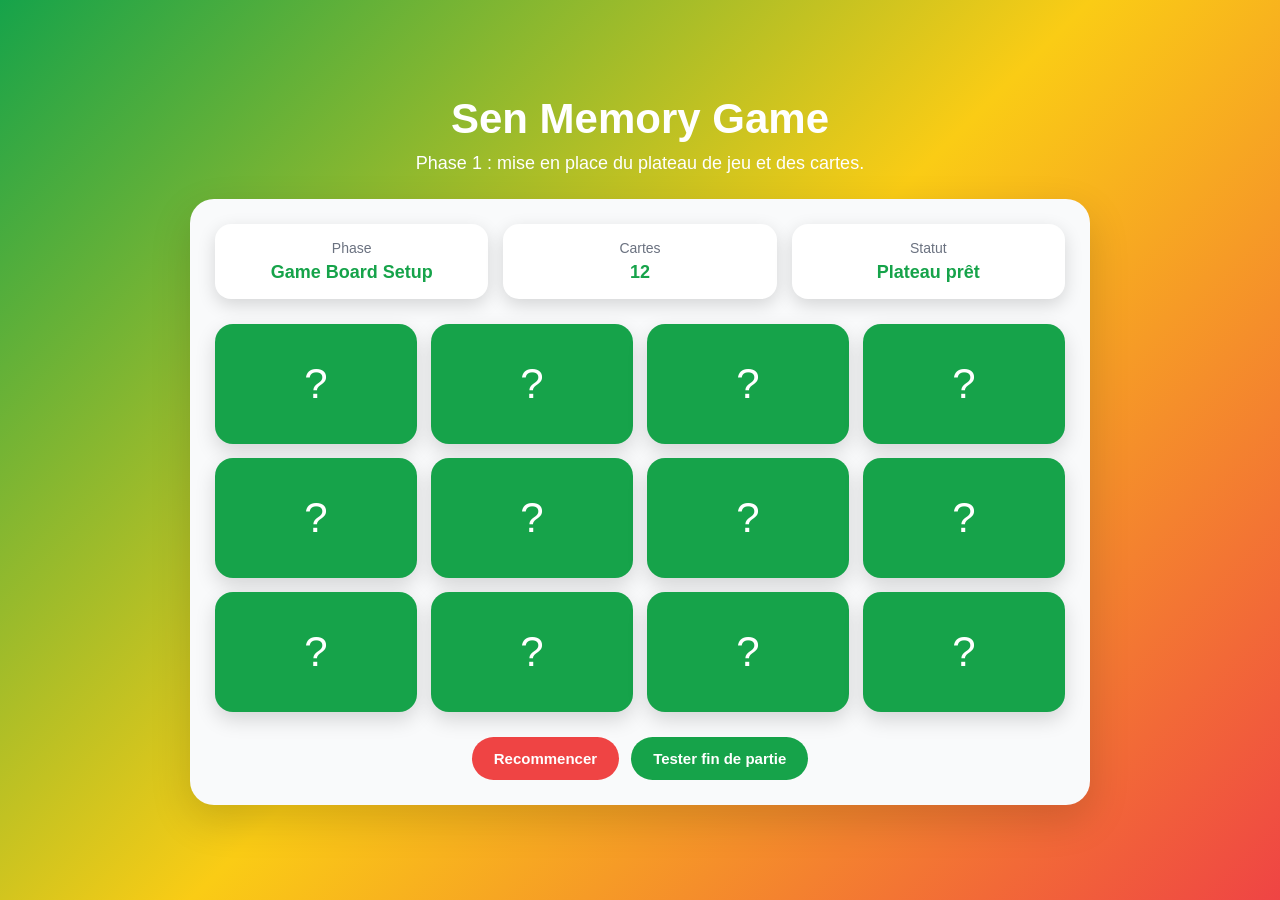
<file: phase-1/index.html>
<!DOCTYPE html>
<html lang="fr">
<head>
  <meta charset="UTF-8" />
  <meta name="viewport" content="width=device-width, initial-scale=1.0" />

  <title>Sen Memory Game - Phase 1</title>

  <link rel="stylesheet" href="style.css" />
</head>
<body>
  <main class="app">
    <header class="hero">
      <h1>Sen Memory Game</h1>
      <p>Phase 1 : mise en place du plateau de jeu et des cartes.</p>
    </header>

    <section class="game-panel">
      <div class="info-bar">
        <div>
          <span class="label">Phase</span>
          <strong>Game Board Setup</strong>
        </div>

        <div>
          <span class="label">Cartes</span>
          <strong id="cardCount">0</strong>
        </div>

        <div>
          <span class="label">Statut</span>
          <strong id="statusText">En préparation</strong>
        </div>
      </div>

      <div id="gameBoard" class="game-board"></div>

      <div class="actions">
        <button id="restartBtn">Recommencer</button>
        <button id="testWinBtn" class="secondary-btn">Tester fin de partie</button>
      </div>

      <p id="message" class="message" hidden></p>
    </section>
  </main>

  <script src="script.js"></script>
</body>
</html>
</file>
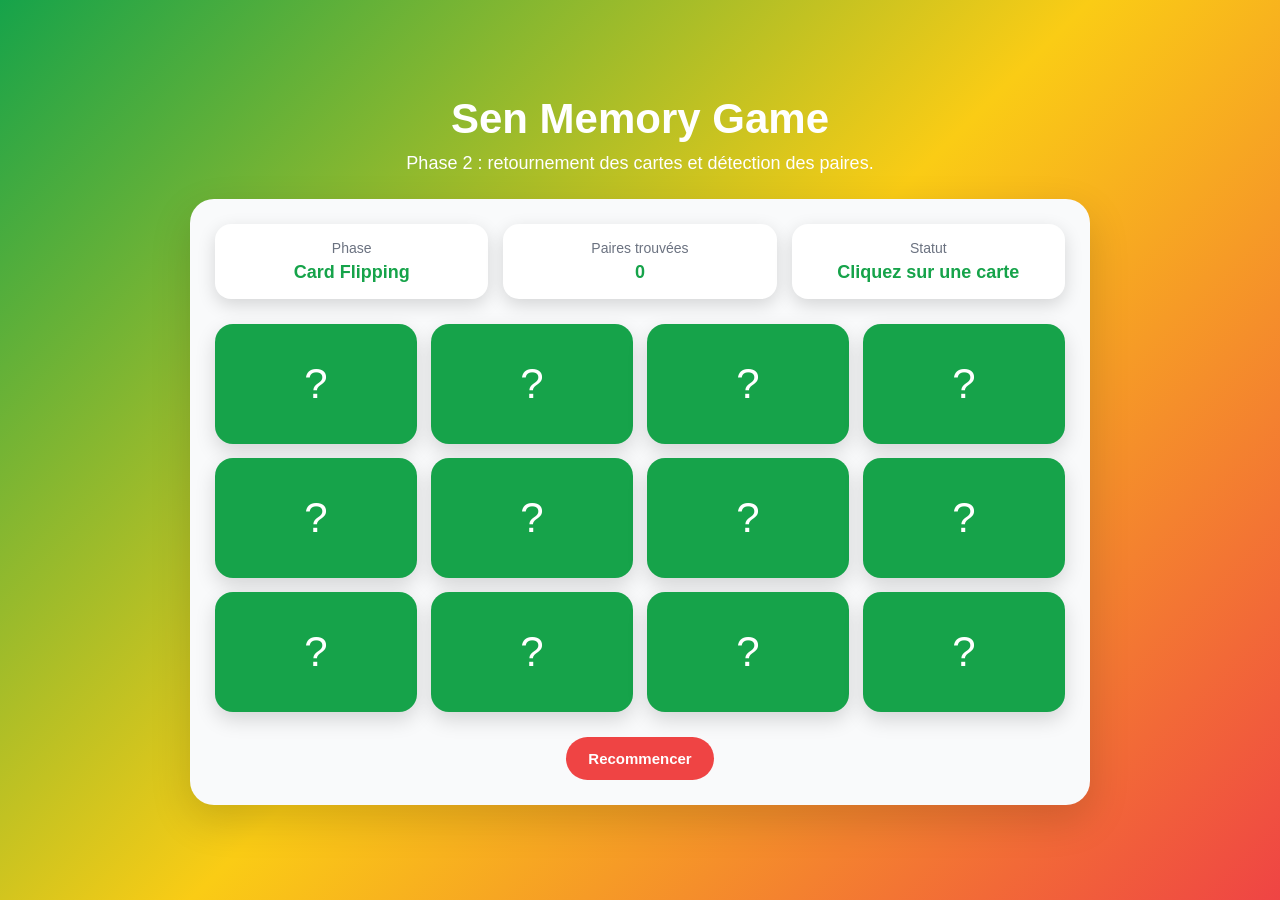
<file: Phase-2/index.html>
<!DOCTYPE html>
<html lang="fr">
<head>
  <meta charset="UTF-8" />
  <meta name="viewport" content="width=device-width, initial-scale=1.0" />

  <title>Sen Memory Game - Phase 2</title>

  <link rel="stylesheet" href="style.css" />
</head>
<body>
  <main class="app">
    <header class="hero">
      <h1>Sen Memory Game</h1>
      <p>Phase 2 : retournement des cartes et détection des paires.</p>
    </header>

    <section class="game-panel">
      <div class="info-bar">
        <div>
          <span class="label">Phase</span>
          <strong>Card Flipping</strong>
        </div>

        <div>
          <span class="label">Paires trouvées</span>
          <strong id="matchesCount">0</strong>
        </div>

        <div>
          <span class="label">Statut</span>
          <strong id="statusText">Cliquez sur une carte</strong>
        </div>
      </div>

      <div id="gameBoard" class="game-board"></div>

      <div class="actions">
        <button id="restartBtn">Recommencer</button>
      </div>

      <p id="message" class="message" hidden></p>
    </section>
  </main>

  <script src="script.js"></script>
</body>
</html>
</file>
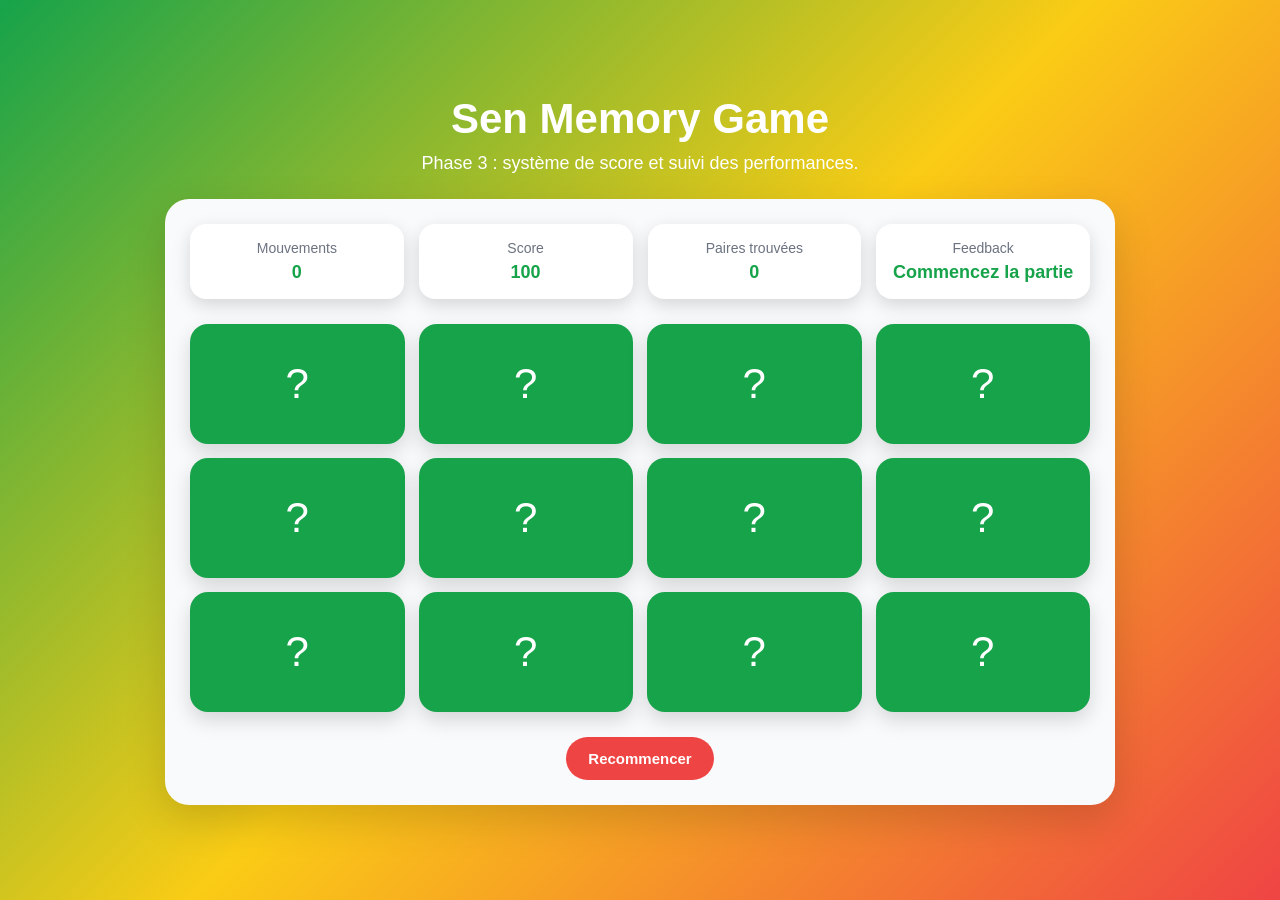
<file: Phase-3/index.html>
<!DOCTYPE html>
<html lang="fr">
<head>
  <meta charset="UTF-8" />
  <meta name="viewport" content="width=device-width, initial-scale=1.0" />

  <title>Sen Memory Game - Phase 3</title>

  <link rel="stylesheet" href="style.css" />
</head>
<body>
  <main class="app">
    <header class="hero">
      <h1>Sen Memory Game</h1>
      <p>Phase 3 : système de score et suivi des performances.</p>
    </header>

    <section class="game-panel">
      <div class="info-bar">
        <div>
          <span class="label">Mouvements</span>
          <strong id="movesCount">0</strong>
        </div>

        <div>
          <span class="label">Score</span>
          <strong id="scoreCount">100</strong>
        </div>

        <div>
          <span class="label">Paires trouvées</span>
          <strong id="matchesCount">0</strong>
        </div>

        <div>
          <span class="label">Feedback</span>
          <strong id="feedbackText">Commencez la partie</strong>
        </div>
      </div>

      <div id="gameBoard" class="game-board"></div>

      <div class="actions">
        <button id="restartBtn">Recommencer</button>
      </div>

      <p id="message" class="message" hidden></p>
    </section>
  </main>

  <script src="script.js"></script>
</body>
</html>
</file>
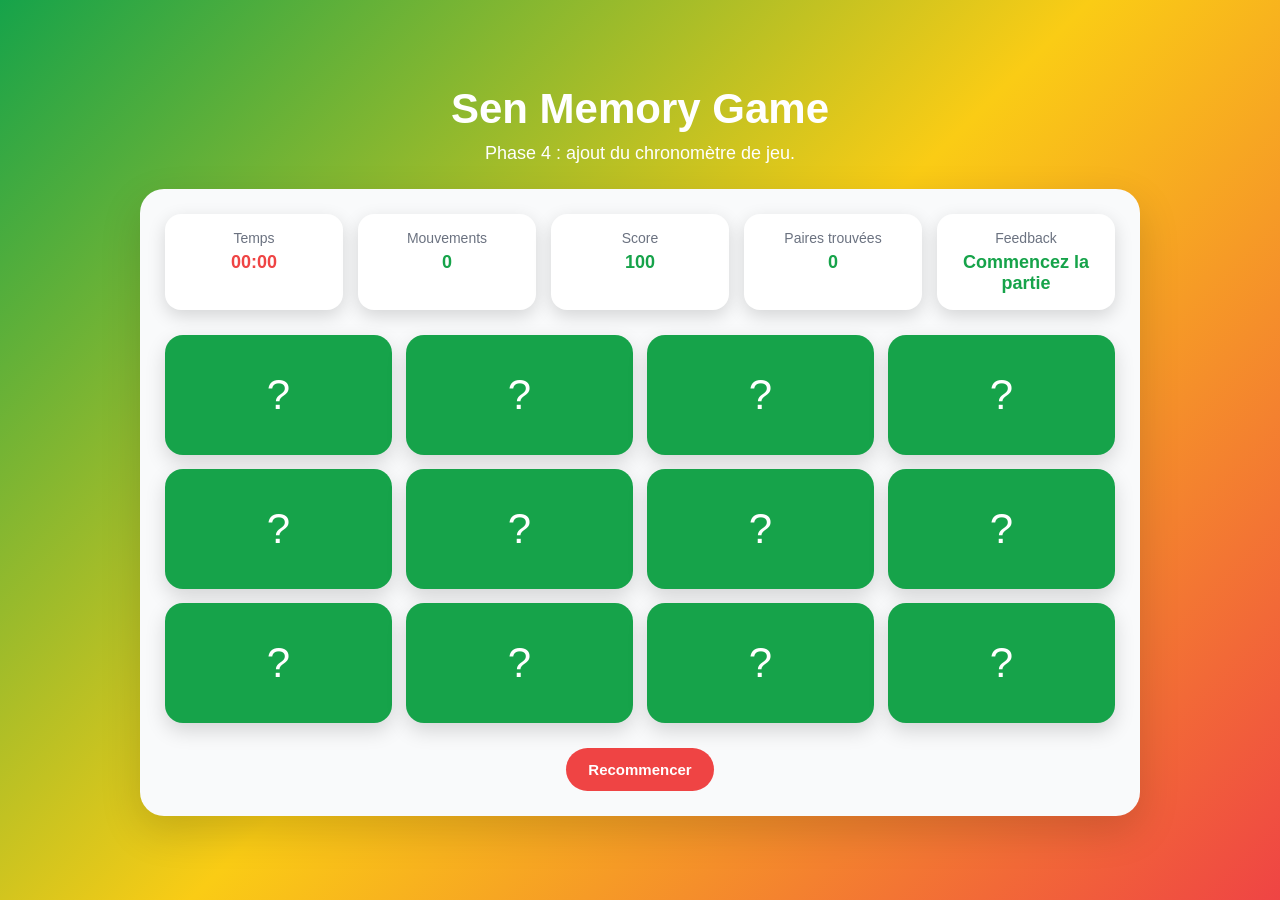
<file: Phase-4/index.html>
<!DOCTYPE html>
<html lang="fr">
<head>
  <meta charset="UTF-8" />
  <meta name="viewport" content="width=device-width, initial-scale=1.0" />

  <title>Sen Memory Game - Phase 4</title>

  <link rel="stylesheet" href="style.css" />
</head>
<body>
  <main class="app">
    <header class="hero">
      <h1>Sen Memory Game</h1>
      <p>Phase 4 : ajout du chronomètre de jeu.</p>
    </header>

    <section class="game-panel">
      <div class="info-bar">
        <div>
          <span class="label">Temps</span>
          <strong id="timerCount">00:00</strong>
        </div>

        <div>
          <span class="label">Mouvements</span>
          <strong id="movesCount">0</strong>
        </div>

        <div>
          <span class="label">Score</span>
          <strong id="scoreCount">100</strong>
        </div>

        <div>
          <span class="label">Paires trouvées</span>
          <strong id="matchesCount">0</strong>
        </div>

        <div>
          <span class="label">Feedback</span>
          <strong id="feedbackText">Commencez la partie</strong>
        </div>
      </div>

      <div id="gameBoard" class="game-board"></div>

      <div class="actions">
        <button id="restartBtn">Recommencer</button>
      </div>

      <p id="message" class="message" hidden></p>
    </section>
  </main>

  <script src="script.js"></script>
</body>
</html>
</file>
<file: phase-1/style.css>
:root {
    --green: #16a34a;
    --yellow: #facc15;
    --red: #ef4444;
    --dark: #111827;
    --light: #f9fafb;
    --card: #ffffff;
    --muted: #6b7280;
    --shadow: rgba(0, 0, 0, 0.15);
  }
  
  * {
    margin: 0;
    padding: 0;
    box-sizing: border-box;
    font-family: Arial, sans-serif;
  }
  
  body {
    min-height: 100vh;
    background: linear-gradient(135deg, var(--green), var(--yellow), var(--red));
    display: flex;
    justify-content: center;
    align-items: center;
    padding: 20px;
    color: var(--dark);
  }
  
  .app {
    width: 100%;
    max-width: 900px;
  }
  
  .hero {
    text-align: center;
    color: white;
    margin-bottom: 25px;
  }
  
  .hero h1 {
    font-size: 42px;
    margin-bottom: 10px;
  }
  
  .hero p {
    font-size: 18px;
  }
  
  .game-panel {
    background: var(--light);
    border-radius: 24px;
    padding: 25px;
    box-shadow: 0 15px 40px var(--shadow);
  }
  
  .info-bar {
    display: grid;
    grid-template-columns: repeat(3, 1fr);
    gap: 15px;
    margin-bottom: 25px;
  }
  
  .info-bar div {
    background: var(--card);
    padding: 16px;
    border-radius: 16px;
    text-align: center;
    box-shadow: 0 6px 18px var(--shadow);
  }
  
  .label {
    display: block;
    color: var(--muted);
    font-size: 14px;
    margin-bottom: 6px;
  }
  
  .info-bar strong {
    color: var(--green);
    font-size: 18px;
  }
  
  .game-board {
    display: grid;
    grid-template-columns: repeat(4, 1fr);
    gap: 14px;
  }
  
  .card {
    height: 120px;
    border: none;
    border-radius: 18px;
    background: transparent;
    cursor: pointer;
    position: relative;
    perspective: 1000px;
  }
  
  .card-face {
    position: absolute;
    inset: 0;
    border-radius: 18px;
    display: flex;
    justify-content: center;
    align-items: center;
    font-size: 42px;
    transition: transform 0.4s ease, opacity 0.4s ease;
    box-shadow: 0 8px 20px var(--shadow);
  }
  
  .card-back {
    background: var(--green);
    color: white;
  }
  
  .card-front {
    background: white;
    color: var(--dark);
    opacity: 0;
    transform: rotateY(180deg);
    border: 2px solid var(--green);
  }
  
  .card.matched .card-back {
    opacity: 0;
    transform: rotateY(-180deg);
  }
  
  .card.matched .card-front {
    opacity: 1;
    transform: rotateY(0);
  }
  
  .actions {
    display: flex;
    justify-content: center;
    gap: 12px;
    margin-top: 25px;
    flex-wrap: wrap;
  }
  
  .actions button {
    border: none;
    padding: 13px 22px;
    border-radius: 999px;
    font-size: 15px;
    font-weight: bold;
    cursor: pointer;
    background: var(--red);
    color: white;
    transition: transform 0.3s ease, opacity 0.3s ease;
  }
  
  .actions button:hover {
    transform: scale(1.05);
    opacity: 0.9;
  }
  
  .secondary-btn {
    background: var(--green) !important;
  }
  
  .message {
    margin-top: 18px;
    text-align: center;
    font-weight: bold;
    color: var(--green);
    font-size: 18px;
  }
  
  @media (max-width: 700px) {
    .info-bar {
      grid-template-columns: 1fr;
    }
  
    .game-board {
      grid-template-columns: repeat(3, 1fr);
    }
  
    .card {
      height: 100px;
    }
  
    .hero h1 {
      font-size: 34px;
    }
  }
  
  @media (max-width: 480px) {
    .game-board {
      grid-template-columns: repeat(2, 1fr);
    }
  }
</file>
<file: Phase-2/style.css>
:root {
    --green: #16a34a;
    --yellow: #facc15;
    --red: #ef4444;
    --dark: #111827;
    --light: #f9fafb;
    --card: #ffffff;
    --muted: #6b7280;
    --shadow: rgba(0, 0, 0, 0.15);
  }
  
  * {
    margin: 0;
    padding: 0;
    box-sizing: border-box;
    font-family: Arial, sans-serif;
  }
  
  body {
    min-height: 100vh;
    background: linear-gradient(135deg, var(--green), var(--yellow), var(--red));
    display: flex;
    justify-content: center;
    align-items: center;
    padding: 20px;
    color: var(--dark);
  }
  
  .app {
    width: 100%;
    max-width: 900px;
  }
  
  .hero {
    text-align: center;
    color: white;
    margin-bottom: 25px;
  }
  
  .hero h1 {
    font-size: 42px;
    margin-bottom: 10px;
  }
  
  .hero p {
    font-size: 18px;
  }
  
  .game-panel {
    background: var(--light);
    border-radius: 24px;
    padding: 25px;
    box-shadow: 0 15px 40px var(--shadow);
  }
  
  .info-bar {
    display: grid;
    grid-template-columns: repeat(3, 1fr);
    gap: 15px;
    margin-bottom: 25px;
  }
  
  .info-bar div {
    background: var(--card);
    padding: 16px;
    border-radius: 16px;
    text-align: center;
    box-shadow: 0 6px 18px var(--shadow);
  }
  
  .label {
    display: block;
    color: var(--muted);
    font-size: 14px;
    margin-bottom: 6px;
  }
  
  .info-bar strong {
    color: var(--green);
    font-size: 18px;
  }
  
  .game-board {
    display: grid;
    grid-template-columns: repeat(4, 1fr);
    gap: 14px;
  }
  
  .card {
    height: 120px;
    border: none;
    border-radius: 18px;
    background: transparent;
    cursor: pointer;
    perspective: 1000px;
  }
  
  .card-inner {
    position: relative;
    width: 100%;
    height: 100%;
    border-radius: 18px;
    transform-style: preserve-3d;
    transition: transform 0.55s ease;
  }
  
  .card.flipped .card-inner,
  .card.matched .card-inner {
    transform: rotateY(180deg);
  }
  
  .card-face {
    position: absolute;
    inset: 0;
    border-radius: 18px;
    display: flex;
    justify-content: center;
    align-items: center;
    font-size: 42px;
    backface-visibility: hidden;
    box-shadow: 0 8px 20px var(--shadow);
  }
  
  .card-back {
    background: var(--green);
    color: white;
  }
  
  .card-front {
    background: white;
    color: var(--dark);
    border: 2px solid var(--green);
    transform: rotateY(180deg);
  }
  
  .card:hover .card-inner {
    transform: scale(1.03);
  }
  
  .card.flipped:hover .card-inner,
  .card.matched:hover .card-inner {
    transform: rotateY(180deg);
  }
  
  .card.matched .card-front {
    background: #dcfce7;
    border-color: var(--green);
  }
  
  .card.disabled {
    cursor: not-allowed;
  }
  
  .actions {
    display: flex;
    justify-content: center;
    margin-top: 25px;
  }
  
  .actions button {
    border: none;
    padding: 13px 22px;
    border-radius: 999px;
    font-size: 15px;
    font-weight: bold;
    cursor: pointer;
    background: var(--red);
    color: white;
    transition: transform 0.3s ease, opacity 0.3s ease;
  }
  
  .actions button:hover {
    transform: scale(1.05);
    opacity: 0.9;
  }
  
  .message {
    margin-top: 18px;
    text-align: center;
    font-weight: bold;
    color: var(--green);
    font-size: 18px;
  }
  
  @media (max-width: 700px) {
    .info-bar {
      grid-template-columns: 1fr;
    }
  
    .game-board {
      grid-template-columns: repeat(3, 1fr);
    }
  
    .card {
      height: 100px;
    }
  
    .hero h1 {
      font-size: 34px;
    }
  }
  
  @media (max-width: 480px) {
    .game-board {
      grid-template-columns: repeat(2, 1fr);
    }
  }
</file>
<file: Phase-3/style.css>
:root {
    --green: #16a34a;
    --yellow: #facc15;
    --red: #ef4444;
    --dark: #111827;
    --light: #f9fafb;
    --card: #ffffff;
    --muted: #6b7280;
    --shadow: rgba(0, 0, 0, 0.15);
  }
  
  * {
    margin: 0;
    padding: 0;
    box-sizing: border-box;
    font-family: Arial, sans-serif;
  }
  
  body {
    min-height: 100vh;
    background: linear-gradient(135deg, var(--green), var(--yellow), var(--red));
    display: flex;
    justify-content: center;
    align-items: center;
    padding: 20px;
    color: var(--dark);
  }
  
  .app {
    width: 100%;
    max-width: 950px;
  }
  
  .hero {
    text-align: center;
    color: white;
    margin-bottom: 25px;
  }
  
  .hero h1 {
    font-size: 42px;
    margin-bottom: 10px;
  }
  
  .hero p {
    font-size: 18px;
  }
  
  .game-panel {
    background: var(--light);
    border-radius: 24px;
    padding: 25px;
    box-shadow: 0 15px 40px var(--shadow);
  }
  
  .info-bar {
    display: grid;
    grid-template-columns: repeat(4, 1fr);
    gap: 15px;
    margin-bottom: 25px;
  }
  
  .info-bar div {
    background: var(--card);
    padding: 16px;
    border-radius: 16px;
    text-align: center;
    box-shadow: 0 6px 18px var(--shadow);
  }
  
  .label {
    display: block;
    color: var(--muted);
    font-size: 14px;
    margin-bottom: 6px;
  }
  
  .info-bar strong {
    color: var(--green);
    font-size: 18px;
  }
  
  .game-board {
    display: grid;
    grid-template-columns: repeat(4, 1fr);
    gap: 14px;
  }
  
  .card {
    height: 120px;
    border: none;
    border-radius: 18px;
    background: transparent;
    cursor: pointer;
    perspective: 1000px;
  }
  
  .card-inner {
    position: relative;
    width: 100%;
    height: 100%;
    border-radius: 18px;
    transform-style: preserve-3d;
    transition: transform 0.55s ease;
  }
  
  .card.flipped .card-inner,
  .card.matched .card-inner {
    transform: rotateY(180deg);
  }
  
  .card-face {
    position: absolute;
    inset: 0;
    border-radius: 18px;
    display: flex;
    justify-content: center;
    align-items: center;
    font-size: 42px;
    backface-visibility: hidden;
    box-shadow: 0 8px 20px var(--shadow);
  }
  
  .card-back {
    background: var(--green);
    color: white;
  }
  
  .card-front {
    background: white;
    color: var(--dark);
    border: 2px solid var(--green);
    transform: rotateY(180deg);
  }
  
  .card:hover .card-inner {
    transform: scale(1.03);
  }
  
  .card.flipped:hover .card-inner,
  .card.matched:hover .card-inner {
    transform: rotateY(180deg);
  }
  
  .card.matched .card-front {
    background: #dcfce7;
    border-color: var(--green);
  }
  
  .card.disabled {
    cursor: not-allowed;
  }
  
  .actions {
    display: flex;
    justify-content: center;
    margin-top: 25px;
  }
  
  .actions button {
    border: none;
    padding: 13px 22px;
    border-radius: 999px;
    font-size: 15px;
    font-weight: bold;
    cursor: pointer;
    background: var(--red);
    color: white;
    transition: transform 0.3s ease, opacity 0.3s ease;
  }
  
  .actions button:hover {
    transform: scale(1.05);
    opacity: 0.9;
  }
  
  .message {
    margin-top: 18px;
    text-align: center;
    font-weight: bold;
    color: var(--green);
    font-size: 18px;
  }
  
  @media (max-width: 800px) {
    .info-bar {
      grid-template-columns: repeat(2, 1fr);
    }
  
    .game-board {
      grid-template-columns: repeat(3, 1fr);
    }
  
    .card {
      height: 100px;
    }
  
    .hero h1 {
      font-size: 34px;
    }
  }
  
  @media (max-width: 480px) {
    .info-bar {
      grid-template-columns: 1fr;
    }
  
    .game-board {
      grid-template-columns: repeat(2, 1fr);
    }
  }
</file>
<file: Phase-4/style.css>
:root {
    --green: #16a34a;
    --yellow: #facc15;
    --red: #ef4444;
    --dark: #111827;
    --light: #f9fafb;
    --card: #ffffff;
    --muted: #6b7280;
    --shadow: rgba(0, 0, 0, 0.15);
  }
  
  * {
    margin: 0;
    padding: 0;
    box-sizing: border-box;
    font-family: Arial, sans-serif;
  }
  
  body {
    min-height: 100vh;
    background: linear-gradient(135deg, var(--green), var(--yellow), var(--red));
    display: flex;
    justify-content: center;
    align-items: center;
    padding: 20px;
    color: var(--dark);
  }
  
  .app {
    width: 100%;
    max-width: 1000px;
  }
  
  .hero {
    text-align: center;
    color: white;
    margin-bottom: 25px;
  }
  
  .hero h1 {
    font-size: 42px;
    margin-bottom: 10px;
  }
  
  .hero p {
    font-size: 18px;
  }
  
  .game-panel {
    background: var(--light);
    border-radius: 24px;
    padding: 25px;
    box-shadow: 0 15px 40px var(--shadow);
  }
  
  .info-bar {
    display: grid;
    grid-template-columns: repeat(5, 1fr);
    gap: 15px;
    margin-bottom: 25px;
  }
  
  .info-bar div {
    background: var(--card);
    padding: 16px;
    border-radius: 16px;
    text-align: center;
    box-shadow: 0 6px 18px var(--shadow);
  }
  
  .label {
    display: block;
    color: var(--muted);
    font-size: 14px;
    margin-bottom: 6px;
  }
  
  .info-bar strong {
    color: var(--green);
    font-size: 18px;
  }
  
  #timerCount {
    color: var(--red);
  }
  
  .game-board {
    display: grid;
    grid-template-columns: repeat(4, 1fr);
    gap: 14px;
  }
  
  .card {
    height: 120px;
    border: none;
    border-radius: 18px;
    background: transparent;
    cursor: pointer;
    perspective: 1000px;
  }
  
  .card-inner {
    position: relative;
    width: 100%;
    height: 100%;
    border-radius: 18px;
    transform-style: preserve-3d;
    transition: transform 0.55s ease;
  }
  
  .card.flipped .card-inner,
  .card.matched .card-inner {
    transform: rotateY(180deg);
  }
  
  .card-face {
    position: absolute;
    inset: 0;
    border-radius: 18px;
    display: flex;
    justify-content: center;
    align-items: center;
    font-size: 42px;
    backface-visibility: hidden;
    box-shadow: 0 8px 20px var(--shadow);
  }
  
  .card-back {
    background: var(--green);
    color: white;
  }
  
  .card-front {
    background: white;
    color: var(--dark);
    border: 2px solid var(--green);
    transform: rotateY(180deg);
  }
  
  .card:hover .card-inner {
    transform: scale(1.03);
  }
  
  .card.flipped:hover .card-inner,
  .card.matched:hover .card-inner {
    transform: rotateY(180deg);
  }
  
  .card.matched .card-front {
    background: #dcfce7;
    border-color: var(--green);
  }
  
  .card.disabled {
    cursor: not-allowed;
  }
  
  .actions {
    display: flex;
    justify-content: center;
    margin-top: 25px;
  }
  
  .actions button {
    border: none;
    padding: 13px 22px;
    border-radius: 999px;
    font-size: 15px;
    font-weight: bold;
    cursor: pointer;
    background: var(--red);
    color: white;
    transition: transform 0.3s ease, opacity 0.3s ease;
  }
  
  .actions button:hover {
    transform: scale(1.05);
    opacity: 0.9;
  }
  
  .message {
    margin-top: 18px;
    text-align: center;
    font-weight: bold;
    color: var(--green);
    font-size: 18px;
  }
  
  @media (max-width: 900px) {
    .info-bar {
      grid-template-columns: repeat(2, 1fr);
    }
  
    .game-board {
      grid-template-columns: repeat(3, 1fr);
    }
  
    .card {
      height: 100px;
    }
  
    .hero h1 {
      font-size: 34px;
    }
  }
  
  @media (max-width: 480px) {
    .info-bar {
      grid-template-columns: 1fr;
    }
  
    .game-board {
      grid-template-columns: repeat(2, 1fr);
    }
  }
</file>
